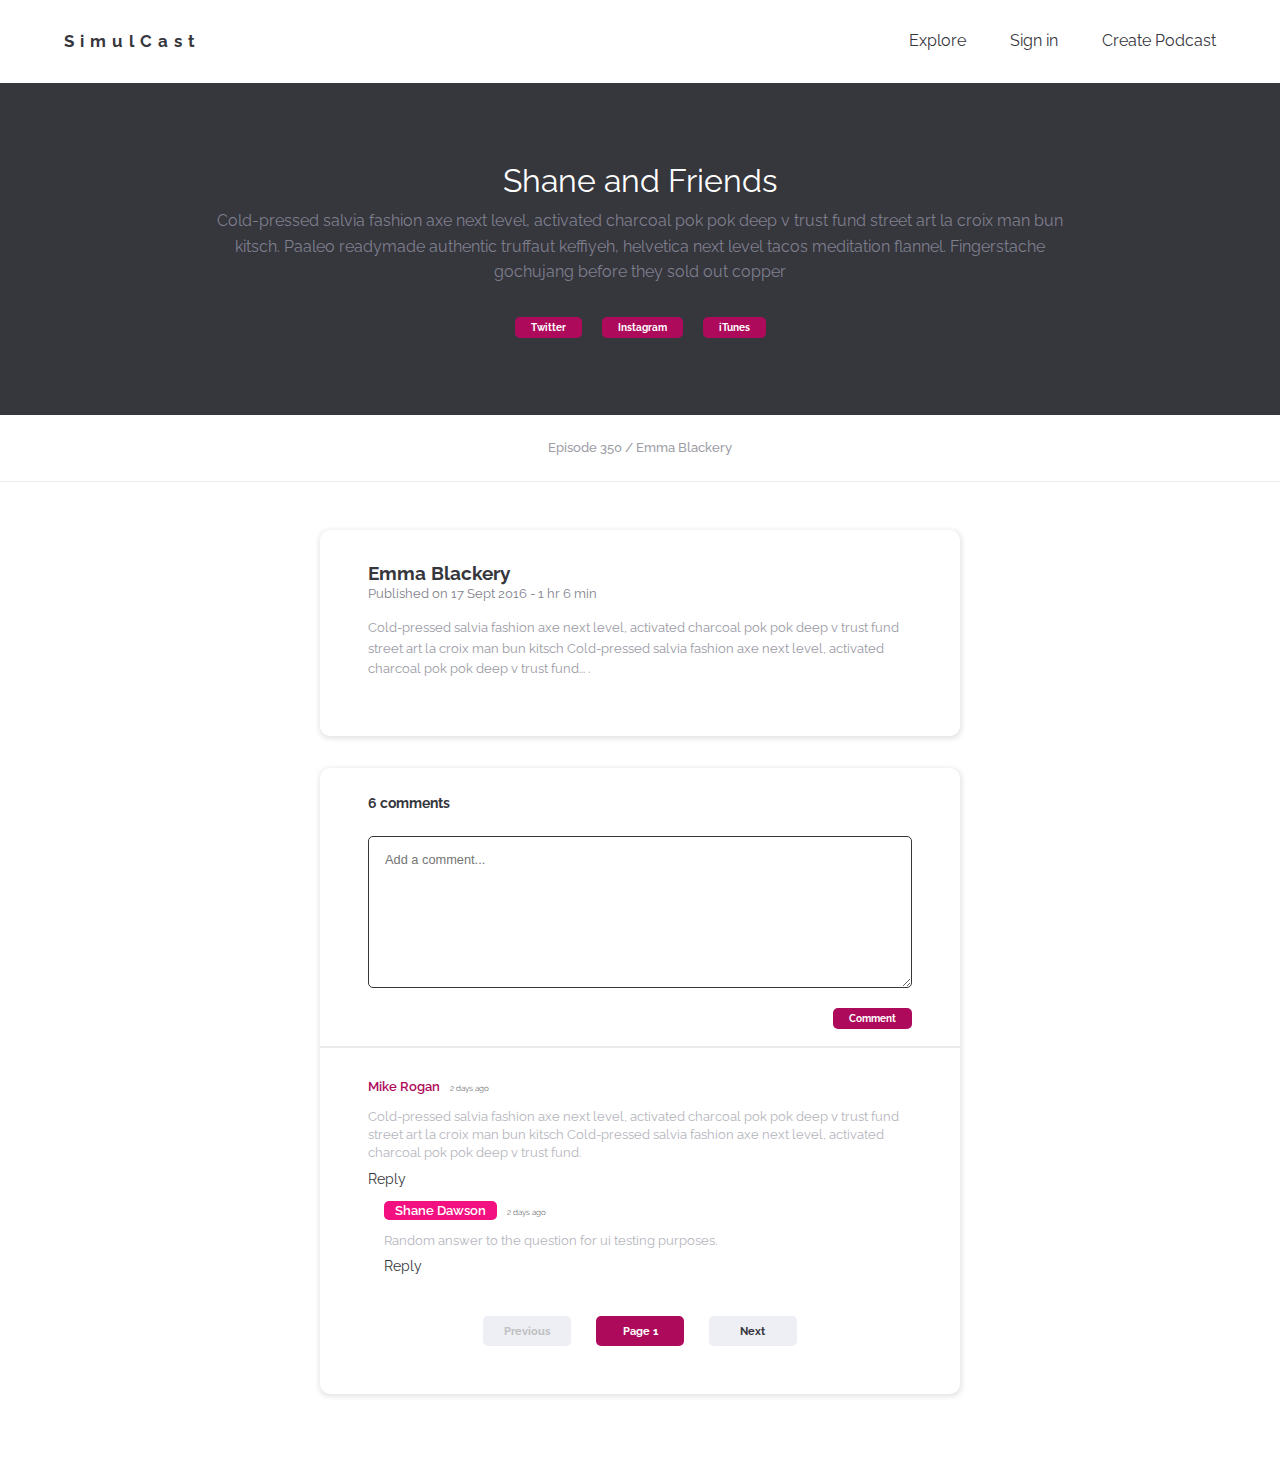
<file: SimulCast_static/episode.html>
<!DOCTYPE html>
<html>
  <head>
    <meta charset="utf-8">
    <title>SimulCast</title>
    <link rel="stylesheet" href="stylesheets/css/application.css">
    <link href="https://fonts.googleapis.com/css?family=Raleway:400,400i,700,700i" rel="stylesheet">
  </head>
  <body>
    <header class="clearfix" id="main_header">
      <div class="wrapper_wide">
        <a href="index.html" id="logo">SimulCast</a>
        <nav>
          <ul>
            <li><a href="podcasts.html">Explore</a></li>
            <li><a href="sign-in.html">Sign in</a></li>
            <li><a href="sign-up.html">Create Podcast</a></li>
          </ul>
        </nav>
      </div>
    </header>

    <div id="podcast_view">
      <div id="view_banner">
        <div class="wrapper">
          <!-- <div class="thumbnail">
            <img src="assets/images/Shane.jpg" alt="Shane and Friends" />
          </div> -->
          <div class="info">
            <h1>Shane and Friends</h1>
            <p class="overview">Cold-pressed salvia fashion axe next level, activated charcoal pok pok deep v trust fund street art la croix man bun kitsch. Paaleo readymade authentic truffaut keffiyeh, helvetica next level tacos meditation flannel. Fingerstache gochujang before they sold out copper</p>
            <a href="#" class="share_link">Twitter</a>
            <a href="#" class="share_link">Instagram</a>
            <a href="#" class="share_link">iTunes</a>
          </div>
        </div>
      </div>

      <div id="stats">
        <p>Episode 350 <span>/</span> Emma Blackery</p>
      </div>

      <div id="episode_content">
        <div class="wrapper_skinny">
          <ul class="clearfix">
            <li class="clearfix episode">
              <div class="episode_overview">
                <h2>Emma Blackery</h2>
                <p class="episode_info">
                  Published on 17 Sept 2016 - 1 hr 6 min
                </p>
                <p class="overview">
                  Cold-pressed salvia fashion axe next level, activated charcoal pok pok deep v trust fund street art la croix man bun kitsch Cold-pressed salvia fashion axe next level, activated charcoal pok pok deep v trust fund... .
                </p>
              </div>
            </li>
            <li class="clearfix episode">
              <div class=" comments_header comments">
                <h2>6 comments</h2>
                <div id="post_section">
                  <textarea placeholder="Add a comment..." name="comment_area" rows="8" cols="40"></textarea>
                  <a href="#" class="post_link">Comment</a>
                </div>
              </div>

              <div class="line">

              </div>

              <div class="comments">
                <ul>
                  <li class="reply">
                    <p class="comment_info">
                      <span class="comment_name">Mike Rogan</span> 2 days ago
                    </p>
                    <p id="comment_text">
                      Cold-pressed salvia fashion axe next level, activated charcoal pok pok deep v trust fund street art la croix man bun kitsch Cold-pressed salvia fashion axe next level, activated charcoal pok pok deep v trust fund.
                    </p>
                    <a id="reply" href="#">Reply</a>
                  </li>
                  <li class="op_reply">
                    <p class="comment_info">
                      <span class="comment_name comment_name_highlight">Shane Dawson</span> 2 days ago
                    </p>
                    <p id="comment_text">
                      Random answer to the question for ui testing purposes.
                    </p>
                    <a id="reply" href="#">Reply</a>
                  </li>
                </ul>


              </div>

              <div class="pagination wrapper_skinny">
                <span class="previous_page disabled">Previous</span>
                <em class="current">Page 1</em>
                <a href="#" class="next_page">Next</a>
              </div>
            </li>
          </ul>
        </div>
      </div>
    </div>
  </body>
</html>
</file>
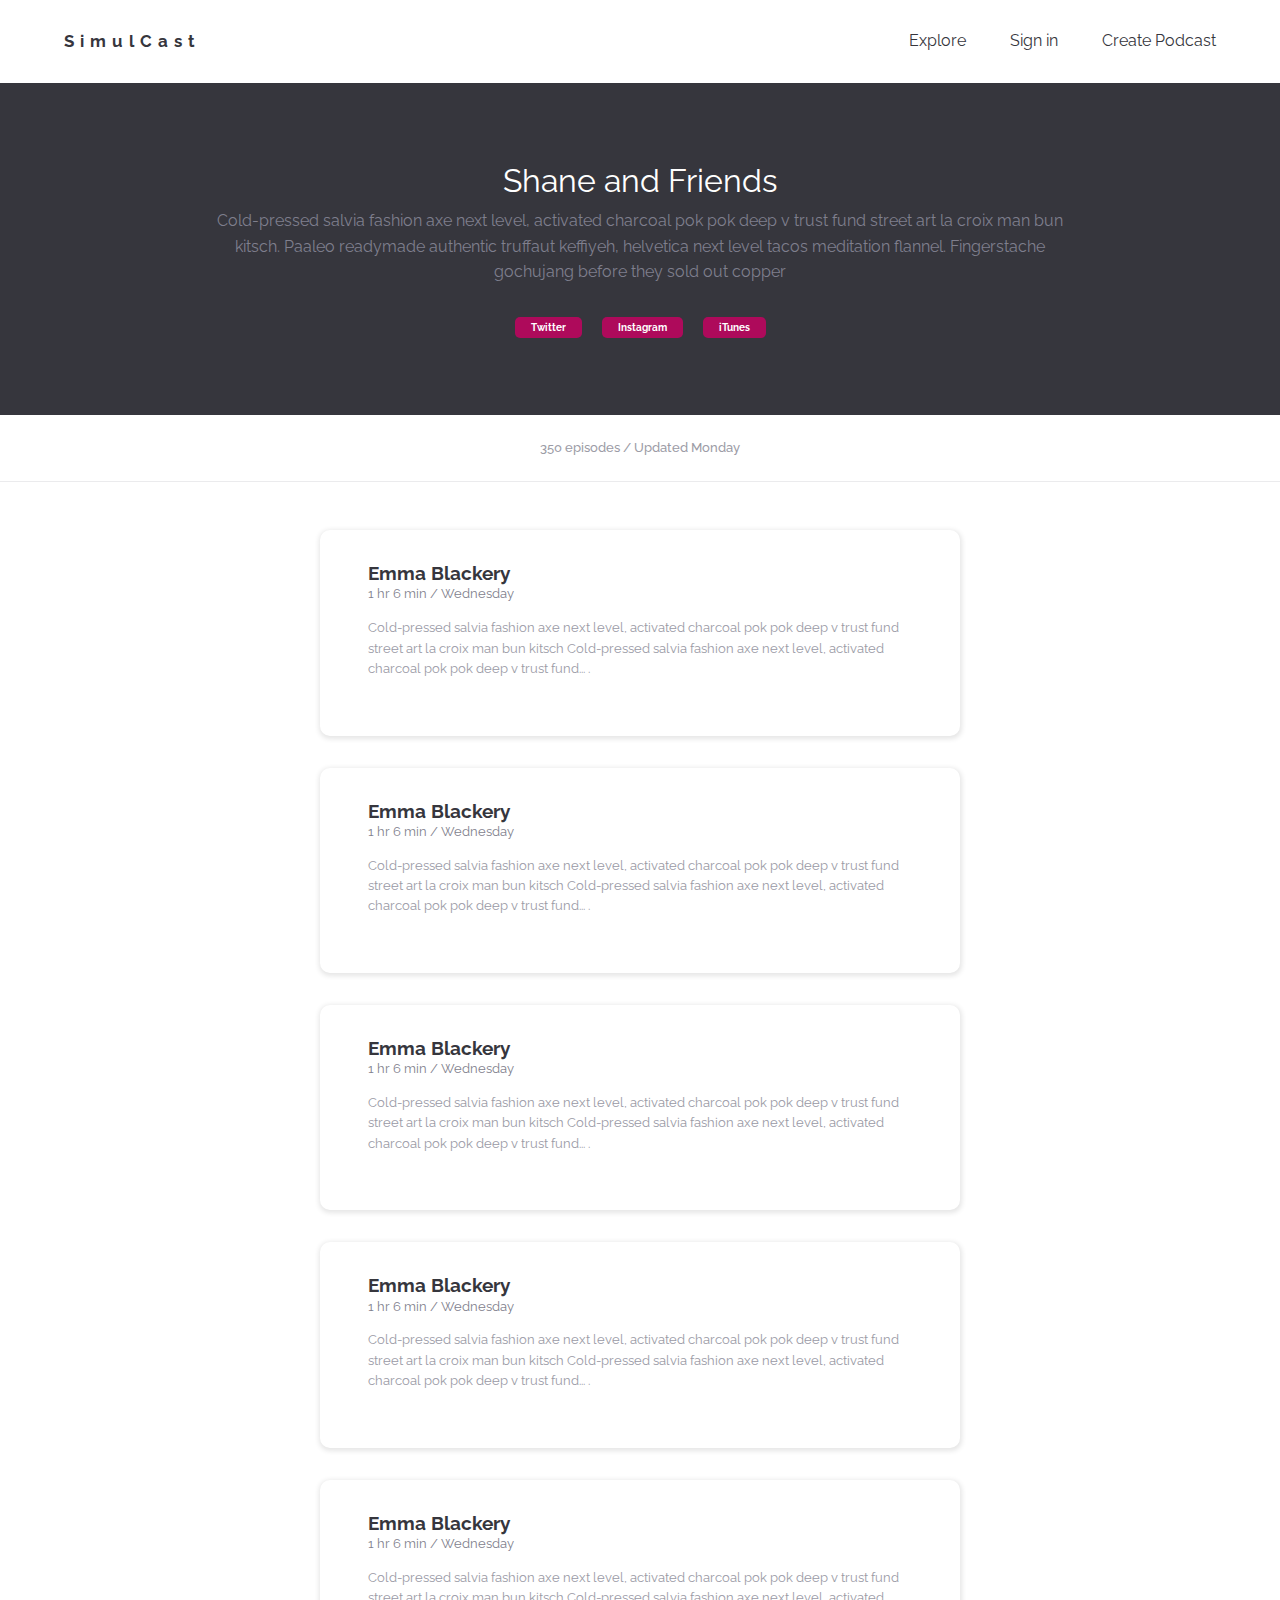
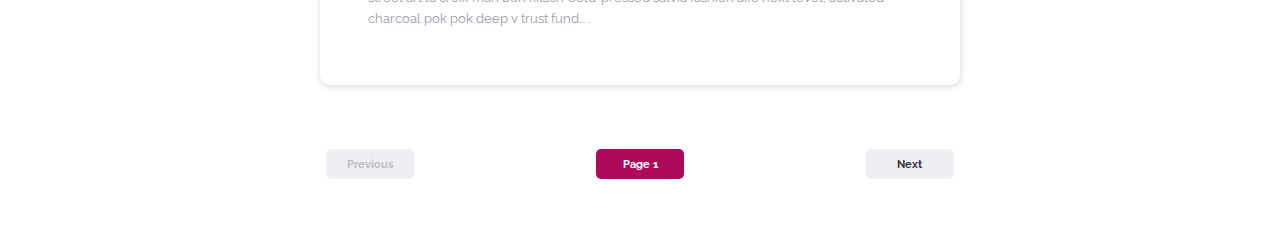
<file: SimulCast_static/podcast_view.html>
<!DOCTYPE html>
<html>
  <head>
    <meta charset="utf-8">
    <title>SimulCast</title>
    <link rel="stylesheet" href="stylesheets/css/application.css">
    <link href="https://fonts.googleapis.com/css?family=Raleway:400,400i,700,700i" rel="stylesheet">
  </head>
  <body>
    <header class="clearfix" id="main_header">
      <div class="wrapper_wide">
        <a href="index.html" id="logo">SimulCast</a>
        <nav>
          <ul>
            <li><a href="podcasts.html">Explore</a></li>
            <li><a href="sign-in.html">Sign in</a></li>
            <li><a href="sign-up.html">Create Podcast</a></li>
          </ul>
        </nav>
      </div>
    </header>

    <div id="podcast_view">
      <div id="view_banner">
        <div class="wrapper">
          <!-- <div class="thumbnail">
            <img src="assets/images/Shane.jpg" alt="Shane and Friends" />
          </div> -->
          <div class="info">
            <h1>Shane and Friends</h1>
            <p class="overview">Cold-pressed salvia fashion axe next level, activated charcoal pok pok deep v trust fund street art la croix man bun kitsch. Paaleo readymade authentic truffaut keffiyeh, helvetica next level tacos meditation flannel. Fingerstache gochujang before they sold out copper</p>
            <a href="#" class="share_link">Twitter</a>
            <a href="#" class="share_link">Instagram</a>
            <a href="#" class="share_link">iTunes</a>
          </div>
        </div>
      </div>

      <div id="stats">
        <p>350 episodes <span>/</span> Updated Monday</p>
      </div>

      <div id="episodes">
        <div class="wrapper_skinny">
          <ul class="clearfix">
            <li class="clearfix">
              <a href="episode.html">
                <div class="episode_overview">
                  <h2>Emma Blackery</h2>
                  <p class="episode_info">
                    1 hr 6 min / Wednesday
                  </p>
                  <p class="overview">
                    Cold-pressed salvia fashion axe next level, activated charcoal pok pok deep v trust fund street art la croix man bun kitsch Cold-pressed salvia fashion axe next level, activated charcoal pok pok deep v trust fund... .
                  </p>
                </div>
              </a>
            </li>
            <li class="clearfix">
              <a href="episode.html">
                <div class="episode_overview">
                  <h2>Emma Blackery</h2>
                  <p class="episode_info">
                    1 hr 6 min / Wednesday
                  </p>
                  <p class="overview">
                    Cold-pressed salvia fashion axe next level, activated charcoal pok pok deep v trust fund street art la croix man bun kitsch Cold-pressed salvia fashion axe next level, activated charcoal pok pok deep v trust fund... .
                  </p>
                </div>
              </a>
            </li>
            <li class="clearfix">
              <a href="episode.html">
                <div class="episode_overview">
                  <h2>Emma Blackery</h2>
                  <p class="episode_info">
                    1 hr 6 min / Wednesday
                  </p>
                  <p class="overview">
                    Cold-pressed salvia fashion axe next level, activated charcoal pok pok deep v trust fund street art la croix man bun kitsch Cold-pressed salvia fashion axe next level, activated charcoal pok pok deep v trust fund... .
                  </p>
                </div>
              </a>
            </li>
            <li class="clearfix">
              <a href="episode.html">
                <div class="episode_overview">
                  <h2>Emma Blackery</h2>
                  <p class="episode_info">
                    1 hr 6 min / Wednesday
                  </p>
                  <p class="overview">
                    Cold-pressed salvia fashion axe next level, activated charcoal pok pok deep v trust fund street art la croix man bun kitsch Cold-pressed salvia fashion axe next level, activated charcoal pok pok deep v trust fund... .
                  </p>
                </div>
              </a>
            </li>
            <li class="clearfix">
              <a href="episode.html">
                <div class="episode_overview">
                  <h2>Emma Blackery</h2>
                  <p class="episode_info">
                    1 hr 6 min / Wednesday
                  </p>
                  <p class="overview">
                    Cold-pressed salvia fashion axe next level, activated charcoal pok pok deep v trust fund street art la croix man bun kitsch Cold-pressed salvia fashion axe next level, activated charcoal pok pok deep v trust fund... .
                  </p>
                </div>
              </a>
            </li>
          </ul>
        </div>
      </div>
    </div>

    <div class="pagination wrapper_skinny">
      <span class="previous_page disabled">Previous</span>
      <em class="current">Page 1</em>
      <a href="#" class="next_page">Next</a>
    </div>
  </body>
</html>
</file>
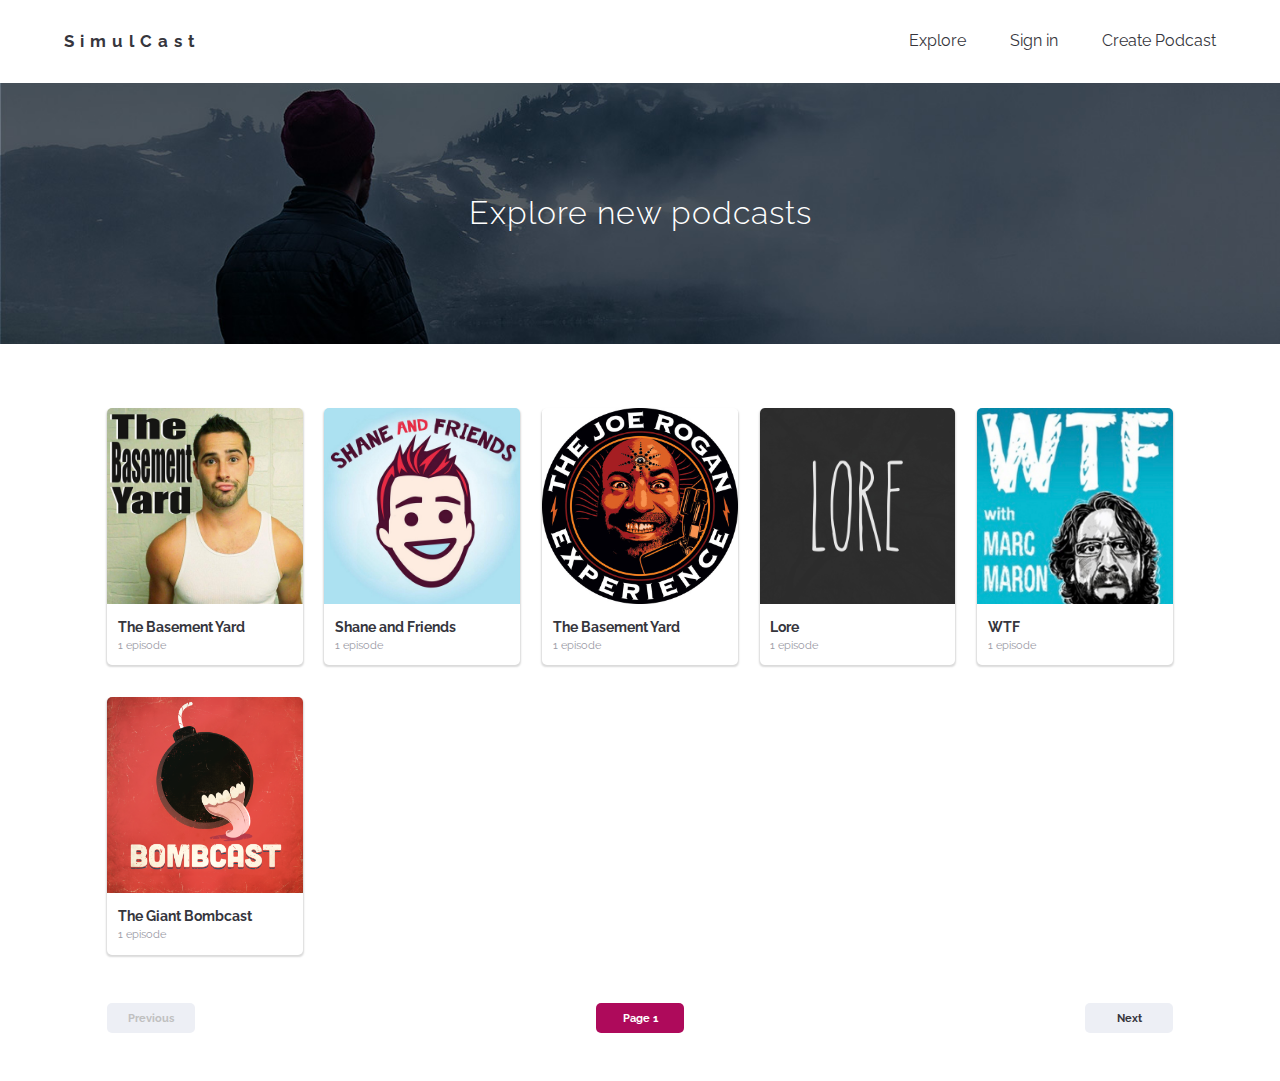
<file: SimulCast_static/podcasts.html>
<!DOCTYPE html>
<html>
  <head>
    <meta charset="utf-8">
    <title>SimulCast</title>
    <link rel="stylesheet" href="stylesheets/css/application.css">
    <link href="https://fonts.googleapis.com/css?family=Raleway:400,400i,700,700i" rel="stylesheet">
  </head>
  <body>
    <header class="clearfix" id="main_header">
      <div class="wrapper_wide">
        <a href="index.html" id="logo">SimulCast</a>
        <nav>
          <ul>
            <li><a href="podcasts.html">Explore</a></li>
            <li><a href="sign-in.html">Sign in</a></li>
            <li><a href="sign-up.html">Create Podcast</a></li>
          </ul>
        </nav>
      </div>
    </header>

    <div id="banner">
      <h1>Explore new podcasts</h1>
    </div>

    <div id="podcasts" class="clearfix">
      <div class="wrapper">
        <ul>
          <a href="podcast_view.html">
            <li>
              <img src="assets/images/Santagato.jpg" alt="The Basement Yard" />
              <div class="podcast_overview">
                <h2>The Basement Yard</h2>
                <p class="episode_count">1 episode</p>
              </div>
            </li>
          </a>
          <a href="podcast_view.html">
            <li>
              <img src="assets/images/Shane.jpg" alt="Shane and Friends" />
              <div class="podcast_overview">
                <h2>Shane and Friends</h2>
                <p class="episode_count">1 episode</p>
              </div>
            </li>
          </a>
          <a href="podcast_view.html">
            <li>
              <img src="assets/images/joerogan.jpg" alt="Joe Rogan Experience" />
              <div class="podcast_overview">
                <h2>The Basement Yard</h2>
                <p class="episode_count">1 episode</p>
              </div>
            </li>
          </a>
          <a href="podcast_view.html">
            <li>
              <img src="assets/images/Lore.jpeg" alt="Lore" />
              <div class="podcast_overview">
                <h2>Lore</h2>
                <p class="episode_count">1 episode</p>
              </div>
            </li>
          </a>
          <a href="podcast_view.html">
            <li>
              <img src="assets/images/wtf.jpg" alt="WTF" />
              <div class="podcast_overview">
                <h2>WTF</h2>
                <p class="episode_count">1 episode</p>
              </div>
            </li>
          </a>
          <a href="podcast_view.html">
            <li>
              <img src="assets/images/gb.png" alt="Giant Bombcast" />
              <div class="podcast_overview">
                <h2>The Giant Bombcast</h2>
                <p class="episode_count">1 episode</p>
              </div>
            </li>
          </a>
        </ul>
      </div>
    </div>

    <div class="pagination wrapper">
      <span class="previous_page disabled">Previous</span>
      <em class="current">Page 1</em>
      <a href="#" class="next_page">Next</a>
    </div>
  </body>
</html>
</file>
<file: SimulCast_static/stylesheets/css/application.css>
body {
  font-family: 'Raleway', sans-serif; }

.wrapper_wide {
  width: 90%;
  margin: 0 auto; }

.wrapper {
  width: 85%;
  margin: 0 auto; }

.wrapper_skinny {
  width: 50%;
  margin: auto; }

.clearfix:before, .clearfix:after {
  content: " ";
  display: table; }

.clearfix:after {
  clear: both; }

.button {
  color: #FFFFFF;
  text-decoration: none;
  font-size: 1rem;
  padding: 0.7rem 1.7rem;
  margin-right: 2rem;
  border-radius: 2rem;
  display: inline-block;
  min-width: 7.6rem;
  text-align: center;
  outline: none;
  border: none; }

.button_highlight {
  background-color: #F31080;
  transition: background .3s ease-in-out; }
  .button_highlight:hover {
    background: #c60a67; }

.button_white {
  background-color: #FFFFFF;
  color: #36363D;
  transition: background .3s ease-in-out; }
  .button_white:hover {
    background: #e6e6e6; }

#main_header {
  color: #36363D;
  background: #FFFFFF;
  padding: 2rem 0; }
  #main_header #logo {
    float: left;
    font-weight: 700;
    color: #36363D;
    text-decoration: none;
    letter-spacing: 6px;
    font-size: 1.05rem; }
  #main_header nav {
    float: right; }
    #main_header nav ul {
      list-style: none;
      margin: 0; }
      #main_header nav ul li {
        display: inline;
        margin-left: 2.5rem; }
        #main_header nav ul li a {
          color: #36363D;
          text-decoration: none; }

#banner {
  background-repeat: no-repeat;
  background-size: cover;
  background-position: center center; }

.pagination:before, .pagination:after {
  content: " ";
  display: table; }

.pagination:after {
  clear: both; }

.pagination {
  text-align: center;
  margin-top: 1rem;
  margin-bottom: 3rem; }
  .pagination .current, .pagination .previous_page, .pagination .next_page {
    padding: 0.5rem 1rem;
    border-radius: 5px;
    line-height: 1.25;
    text-decoration: none;
    background: #EDEFF5;
    font-weight: 700;
    font-size: 0.7rem;
    font-style: normal;
    color: #36363D;
    min-width: 3.5rem; }
  .pagination .previous_page {
    margin-left: 1%;
    float: left; }
  .pagination .next_page {
    float: right;
    margin-right: 1%;
    transition: .2s ease-in-out; }
    .pagination .next_page:hover {
      background: #AE0A5B;
      color: #FFFFFF; }
  .pagination .current {
    display: inline-block;
    background: #AE0A5B;
    color: #FFFFFF; }
  .pagination .disabled {
    color: #C0C0C0; }

/*! normalize.css v5.0.0 | MIT License | github.com/necolas/normalize.css */
/**
 * 1. Change the default font family in all browsers (opinionated).
 * 2. Correct the line height in all browsers.
 * 3. Prevent adjustments of font size after orientation changes in
 *    IE on Windows Phone and in iOS.
 */
/* Document
   ========================================================================== */
html {
  font-family: sans-serif;
  /* 1 */
  line-height: 1.15;
  /* 2 */
  -ms-text-size-adjust: 100%;
  /* 3 */
  -webkit-text-size-adjust: 100%;
  /* 3 */ }

/* Sections
   ========================================================================== */
/**
 * Remove the margin in all browsers (opinionated).
 */
body {
  margin: 0; }

/**
 * Add the correct display in IE 9-.
 */
article,
aside,
footer,
header,
nav,
section {
  display: block; }

/**
 * Correct the font size and margin on `h1` elements within `section` and
 * `article` contexts in Chrome, Firefox, and Safari.
 */
h1 {
  font-size: 2em;
  margin: 0.67em 0; }

/* Grouping content
   ========================================================================== */
/**
 * Add the correct display in IE 9-.
 * 1. Add the correct display in IE.
 */
figcaption,
figure,
main {
  /* 1 */
  display: block; }

/**
 * Add the correct margin in IE 8.
 */
figure {
  margin: 1em 40px; }

/**
 * 1. Add the correct box sizing in Firefox.
 * 2. Show the overflow in Edge and IE.
 */
hr {
  box-sizing: content-box;
  /* 1 */
  height: 0;
  /* 1 */
  overflow: visible;
  /* 2 */ }

/**
 * 1. Correct the inheritance and scaling of font size in all browsers.
 * 2. Correct the odd `em` font sizing in all browsers.
 */
pre {
  font-family: monospace, monospace;
  /* 1 */
  font-size: 1em;
  /* 2 */ }

/* Text-level semantics
   ========================================================================== */
/**
 * 1. Remove the gray background on active links in IE 10.
 * 2. Remove gaps in links underline in iOS 8+ and Safari 8+.
 */
a {
  background-color: transparent;
  /* 1 */
  -webkit-text-decoration-skip: objects;
  /* 2 */ }

/**
 * Remove the outline on focused links when they are also active or hovered
 * in all browsers (opinionated).
 */
a:active,
a:hover {
  outline-width: 0; }

/**
 * 1. Remove the bottom border in Firefox 39-.
 * 2. Add the correct text decoration in Chrome, Edge, IE, Opera, and Safari.
 */
abbr[title] {
  border-bottom: none;
  /* 1 */
  text-decoration: underline;
  /* 2 */
  text-decoration: underline dotted;
  /* 2 */ }

/**
 * Prevent the duplicate application of `bolder` by the next rule in Safari 6.
 */
b,
strong {
  font-weight: inherit; }

/**
 * Add the correct font weight in Chrome, Edge, and Safari.
 */
b,
strong {
  font-weight: bolder; }

/**
 * 1. Correct the inheritance and scaling of font size in all browsers.
 * 2. Correct the odd `em` font sizing in all browsers.
 */
code,
kbd,
samp {
  font-family: monospace, monospace;
  /* 1 */
  font-size: 1em;
  /* 2 */ }

/**
 * Add the correct font style in Android 4.3-.
 */
dfn {
  font-style: italic; }

/**
 * Add the correct background and color in IE 9-.
 */
mark {
  background-color: #ff0;
  color: #000; }

/**
 * Add the correct font size in all browsers.
 */
small {
  font-size: 80%; }

/**
 * Prevent `sub` and `sup` elements from affecting the line height in
 * all browsers.
 */
sub,
sup {
  font-size: 75%;
  line-height: 0;
  position: relative;
  vertical-align: baseline; }

sub {
  bottom: -0.25em; }

sup {
  top: -0.5em; }

/* Embedded content
   ========================================================================== */
/**
 * Add the correct display in IE 9-.
 */
audio,
video {
  display: inline-block; }

/**
 * Add the correct display in iOS 4-7.
 */
audio:not([controls]) {
  display: none;
  height: 0; }

/**
 * Remove the border on images inside links in IE 10-.
 */
img {
  border-style: none; }

/**
 * Hide the overflow in IE.
 */
svg:not(:root) {
  overflow: hidden; }

/* Forms
   ========================================================================== */
/**
 * 1. Change the font styles in all browsers (opinionated).
 * 2. Remove the margin in Firefox and Safari.
 */
button,
input,
optgroup,
select,
textarea {
  font-family: sans-serif;
  /* 1 */
  font-size: 100%;
  /* 1 */
  line-height: 1.15;
  /* 1 */
  margin: 0;
  /* 2 */ }

/**
 * Show the overflow in IE.
 * 1. Show the overflow in Edge.
 */
button,
input {
  /* 1 */
  overflow: visible; }

/**
 * Remove the inheritance of text transform in Edge, Firefox, and IE.
 * 1. Remove the inheritance of text transform in Firefox.
 */
button,
select {
  /* 1 */
  text-transform: none; }

/**
 * 1. Prevent a WebKit bug where (2) destroys native `audio` and `video`
 *    controls in Android 4.
 * 2. Correct the inability to style clickable types in iOS and Safari.
 */
button,
html [type="button"],
[type="reset"],
[type="submit"] {
  -webkit-appearance: button;
  /* 2 */ }

/**
 * Remove the inner border and padding in Firefox.
 */
button::-moz-focus-inner,
[type="button"]::-moz-focus-inner,
[type="reset"]::-moz-focus-inner,
[type="submit"]::-moz-focus-inner {
  border-style: none;
  padding: 0; }

/**
 * Restore the focus styles unset by the previous rule.
 */
button:-moz-focusring,
[type="button"]:-moz-focusring,
[type="reset"]:-moz-focusring,
[type="submit"]:-moz-focusring {
  outline: 1px dotted ButtonText; }

/**
 * Change the border, margin, and padding in all browsers (opinionated).
 */
fieldset {
  border: 1px solid #c0c0c0;
  margin: 0 2px;
  padding: 0.35em 0.625em 0.75em; }

/**
 * 1. Correct the text wrapping in Edge and IE.
 * 2. Correct the color inheritance from `fieldset` elements in IE.
 * 3. Remove the padding so developers are not caught out when they zero out
 *    `fieldset` elements in all browsers.
 */
legend {
  box-sizing: border-box;
  /* 1 */
  color: inherit;
  /* 2 */
  display: table;
  /* 1 */
  max-width: 100%;
  /* 1 */
  padding: 0;
  /* 3 */
  white-space: normal;
  /* 1 */ }

/**
 * 1. Add the correct display in IE 9-.
 * 2. Add the correct vertical alignment in Chrome, Firefox, and Opera.
 */
progress {
  display: inline-block;
  /* 1 */
  vertical-align: baseline;
  /* 2 */ }

/**
 * Remove the default vertical scrollbar in IE.
 */
textarea {
  overflow: auto; }

/**
 * 1. Add the correct box sizing in IE 10-.
 * 2. Remove the padding in IE 10-.
 */
[type="checkbox"],
[type="radio"] {
  box-sizing: border-box;
  /* 1 */
  padding: 0;
  /* 2 */ }

/**
 * Correct the cursor style of increment and decrement buttons in Chrome.
 */
[type="number"]::-webkit-inner-spin-button,
[type="number"]::-webkit-outer-spin-button {
  height: auto; }

/**
 * 1. Correct the odd appearance in Chrome and Safari.
 * 2. Correct the outline style in Safari.
 */
[type="search"] {
  -webkit-appearance: textfield;
  /* 1 */
  outline-offset: -2px;
  /* 2 */ }

/**
 * Remove the inner padding and cancel buttons in Chrome and Safari on macOS.
 */
[type="search"]::-webkit-search-cancel-button,
[type="search"]::-webkit-search-decoration {
  -webkit-appearance: none; }

/**
 * 1. Correct the inability to style clickable types in iOS and Safari.
 * 2. Change font properties to `inherit` in Safari.
 */
::-webkit-file-upload-button {
  -webkit-appearance: button;
  /* 1 */
  font: inherit;
  /* 2 */ }

/* Interactive
   ========================================================================== */
/*
 * Add the correct display in IE 9-.
 * 1. Add the correct display in Edge, IE, and Firefox.
 */
details,
menu {
  display: block; }

/*
 * Add the correct display in all browsers.
 */
summary {
  display: list-item; }

/* Scripting
   ========================================================================== */
/**
 * Add the correct display in IE 9-.
 */
canvas {
  display: inline-block; }

/**
 * Add the correct display in IE.
 */
template {
  display: none; }

/* Hidden
   ========================================================================== */
/**
 * Add the correct display in IE 10-.
 */
[hidden] {
  display: none; }

#background {
  background-image: url(../../assets/images/home_bg.jpg);
  height: 100vh;
  background-size: cover;
  background-position: center;
  text-align: left; }
  #background header {
    background: none; }
    #background header #logo {
      color: #FFFFFF; }
    #background header nav ul li a {
      color: #FFFFFF;
      text-decoration: none; }
  #background h1 {
    color: #FFFFFF;
    font-size: 2.5rem;
    font-weight: 300;
    letter-spacing: 1px;
    margin: 9.5rem 0 2rem 0;
    line-height: 100%; }
  #background .button {
    margin: 0.8rem 3% 0 0; }

#banner {
  background-image: url(../../assets/images/banner.jpg);
  margin-bottom: 3rem; }
  #banner h1 {
    text-align: center;
    color: #FFFFFF;
    font-size: 2rem;
    font-weight: 300;
    letter-spacing: 1px;
    margin: 0;
    padding: 7rem 0; }

#podcasts ul {
  list-style: none;
  padding-left: 0; }
  #podcasts ul li {
    width: 18%;
    float: left;
    margin: 0 1% 2rem 1%;
    border-radius: 5px;
    -webkit-box-shadow: 0 1.4px 1.8px 0.2px rgba(0, 0, 0, 0.15);
    box-shadow: 0 1.4px 1.8px 0.2px rgba(0, 0, 0, 0.15); }
    #podcasts ul li img {
      width: 100%;
      max-width: 100%;
      border-radius: 5px 5px 0 0;
      transition: .25s ease-in-out; }
    #podcasts ul li .podcast_overview {
      padding: 5.5% 5.5% 0 5.5%; }
      #podcasts ul li .podcast_overview h2 {
        font-size: 0.9rem;
        margin: 0;
        font-weight: 700;
        color: #36363D;
        transition: .25s ease-in-out; }
      #podcasts ul li .podcast_overview .episode_count {
        font-size: 0.7rem;
        color: #9a9aa5;
        margin: 0.2rem 0 0.85rem 0;
        transition: .25s ease-in-out; }
    #podcasts ul li:hover img {
      opacity: 0.8; }
    #podcasts ul li:hover .podcast_overview h2 {
      color: #F31080; }
    #podcasts ul li:hover .podcast_overview .episode_count {
      color: #36363D; }

#podcast_view .overview {
  width: 80%;
  margin: 0 auto 2rem auto;
  color: #7f7f8d;
  line-height: 1.6; }

#podcast_view #view_banner {
  background: #36363D;
  text-align: center; }
  #podcast_view #view_banner .thumbnail {
    width: 25%;
    float: left; }
    #podcast_view #view_banner .thumbnail img {
      width: 15rem;
      max-width: 100%;
      border-radius: 5px; }
  #podcast_view #view_banner .info {
    padding: 5rem 0 5rem 0rem; }
    #podcast_view #view_banner .info h1 {
      font-size: 2rem;
      font-weight: 400;
      color: #FFFFFF;
      margin: 0 0 .5rem 0; }
    #podcast_view #view_banner .info .share_link {
      font-size: 0.6rem;
      color: #FFFFFF;
      text-decoration: none;
      font-weight: 700;
      text-align: center;
      display: inline;
      background: #AE0A5B;
      padding: 0.3rem 1rem;
      border-radius: 5px;
      margin: 0 0.5rem;
      min-width: 10rem;
      transition: .35s ease-in-out; }
      #podcast_view #view_banner .info .share_link:hover {
        background: #FFFFFF;
        color: #AE0A5B; }

#podcast_view #stats {
  padding: 0.8rem 0;
  text-align: center;
  border-bottom: 1px solid #ebebed;
  color: #9c9ca6;
  font-size: 0.8rem;
  font-weight: 500; }

#podcast_view #episodes {
  padding: 2rem 0; }
  #podcast_view #episodes ul {
    list-style: none;
    padding-left: 0; }
    #podcast_view #episodes ul li {
      background: #FFFFFF;
      border-radius: 10px;
      -webkit-box-shadow: 0.5px 1.5px 5px 1.2px rgba(0, 0, 0, 0.1);
      box-shadow: 0.5px 1.5px 5px 1.2px rgba(0, 0, 0, 0.1);
      margin-bottom: 2rem;
      transition: .35s ease-in-out; }
      #podcast_view #episodes ul li:last-child {
        margin-bottom: 0; }
      #podcast_view #episodes ul li a {
        text-decoration: none; }
      #podcast_view #episodes ul li .episode_overview {
        padding: 2rem 0 3.5rem 0; }
        #podcast_view #episodes ul li .episode_overview h2 {
          color: #36363D;
          font-size: 1.2rem;
          width: 85%;
          margin: 0 auto 0.2rem auto;
          transition: .35s ease-in-out; }
        #podcast_view #episodes ul li .episode_overview .episode_info {
          font-size: 0.8rem;
          margin: 0 auto 1rem auto;
          width: 85%;
          color: #7f7f8d;
          transition: .35s ease-in-out; }
        #podcast_view #episodes ul li .episode_overview .overview {
          font-size: 0.8rem;
          margin: 0 auto 0 auto;
          width: 85%;
          color: #9a9aa5;
          transition: .35s ease-in-out; }
      #podcast_view #episodes ul li:hover {
        -webkit-box-shadow: 0px 1px 10px 2px rgba(0, 0, 0, 0.1);
        box-shadow: 0px 1px 10px 2px rgba(0, 0, 0, 0.1);
        background: #fcfcfc; }
        #podcast_view #episodes ul li:hover h2 {
          color: #F31080; }
        #podcast_view #episodes ul li:hover .episode_info {
          color: #36363D; }
        #podcast_view #episodes ul li:hover .overview {
          color: #666673; }

#podcast_view #episode_content {
  padding: 2rem 0; }
  #podcast_view #episode_content ul {
    list-style: none;
    padding-left: 0; }
    #podcast_view #episode_content ul .episode {
      background: #FFFFFF;
      border-radius: 10px;
      -webkit-box-shadow: 0.5px 1.5px 5px 1.2px rgba(0, 0, 0, 0.1);
      box-shadow: 0.5px 1.5px 5px 1.2px rgba(0, 0, 0, 0.1);
      margin-bottom: 2rem;
      transition: .35s ease-in-out; }
      #podcast_view #episode_content ul .episode .episode_box {
        text-decoration: none; }
        #podcast_view #episode_content ul .episode .episode_box:hover {
          -webkit-box-shadow: 0px 1px 10px 2px rgba(0, 0, 0, 0.1);
          box-shadow: 0px 1px 10px 2px rgba(0, 0, 0, 0.1);
          background: #fcfcfc; }
          #podcast_view #episode_content ul .episode .episode_box:hover h2 {
            color: #F31080; }
          #podcast_view #episode_content ul .episode .episode_box:hover .episode_info {
            color: #36363D; }
          #podcast_view #episode_content ul .episode .episode_box:hover .overview {
            color: #666673; }
      #podcast_view #episode_content ul .episode .episode_overview {
        padding: 2rem 0 3.5rem 0; }
        #podcast_view #episode_content ul .episode .episode_overview h2 {
          color: #36363D;
          font-size: 1.2rem;
          width: 85%;
          margin: 0 auto 0.2rem auto;
          transition: .35s ease-in-out; }
        #podcast_view #episode_content ul .episode .episode_overview .overview {
          font-size: 0.8rem;
          margin: 0 auto 0 auto;
          width: 85%;
          color: #9a9aa5;
          transition: .35s ease-in-out; }
      #podcast_view #episode_content ul .episode .episode_info {
        font-size: 0.8rem;
        margin: 0 auto 1rem auto;
        width: 85%;
        color: #7f7f8d;
        transition: .35s ease-in-out; }
      #podcast_view #episode_content ul .episode .comments {
        padding: 1rem 0 1.5rem 0;
        width: 85%;
        margin: 0 auto 0.2rem auto; }
        #podcast_view #episode_content ul .episode .comments .op_reply {
          margin-left: 1rem; }
        #podcast_view #episode_content ul .episode .comments h2 {
          font-size: 0.9rem;
          color: #36363D;
          margin-bottom: 1.5rem; }
        #podcast_view #episode_content ul .episode .comments #post_section {
          padding-bottom: 3.2rem; }
          #podcast_view #episode_content ul .episode .comments #post_section textarea {
            width: 100%;
            max-width: 100%;
            padding: 1rem;
            font-size: 0.8rem;
            border-radius: 5px;
            box-sizing: border-box;
            border-color: #36363D; }
          #podcast_view #episode_content ul .episode .comments #post_section .post_link {
            font-size: 0.6rem;
            color: #FFFFFF;
            text-decoration: none;
            font-weight: 700;
            text-align: center;
            display: inline;
            background: #AE0A5B;
            padding: 0.3rem 1rem;
            margin: 1rem 0;
            border-radius: 5px;
            float: right;
            transition: .2s ease-in-out; }
            #podcast_view #episode_content ul .episode .comments #post_section .post_link:hover {
              background: #F31080; }
        #podcast_view #episode_content ul .episode .comments .comment_info {
          color: #36363D;
          font-weight: 300;
          font-size: 0.5rem;
          margin-bottom: 0.5rem;
          margin-top: 1rem; }
        #podcast_view #episode_content ul .episode .comments .comment_name {
          color: #AE0A5B;
          font-weight: 600;
          font-size: 0.8rem;
          margin-right: 0.5rem; }
        #podcast_view #episode_content ul .episode .comments .comment_name_highlight {
          color: white;
          padding: 0.1rem 0.7rem;
          background: #F31080;
          border-radius: 5px; }
        #podcast_view #episode_content ul .episode .comments #comment_text {
          color: #b5b5bd;
          font-size: 0.8rem;
          line-height: 1.4;
          margin-bottom: 0.5rem; }
        #podcast_view #episode_content ul .episode .comments #reply {
          text-decoration: none;
          font-size: 0.85rem;
          color: #36363D;
          transition: .25s ease-in-out; }
          #podcast_view #episode_content ul .episode .comments #reply:hover {
            color: #AE0A5B; }
      #podcast_view #episode_content ul .episode .line {
        border-top: 2px solid;
        width: 100%;
        border-color: #ebebed; }
      #podcast_view #episode_content ul .episode .comments_header {
        padding-bottom: 0; }
</file>
